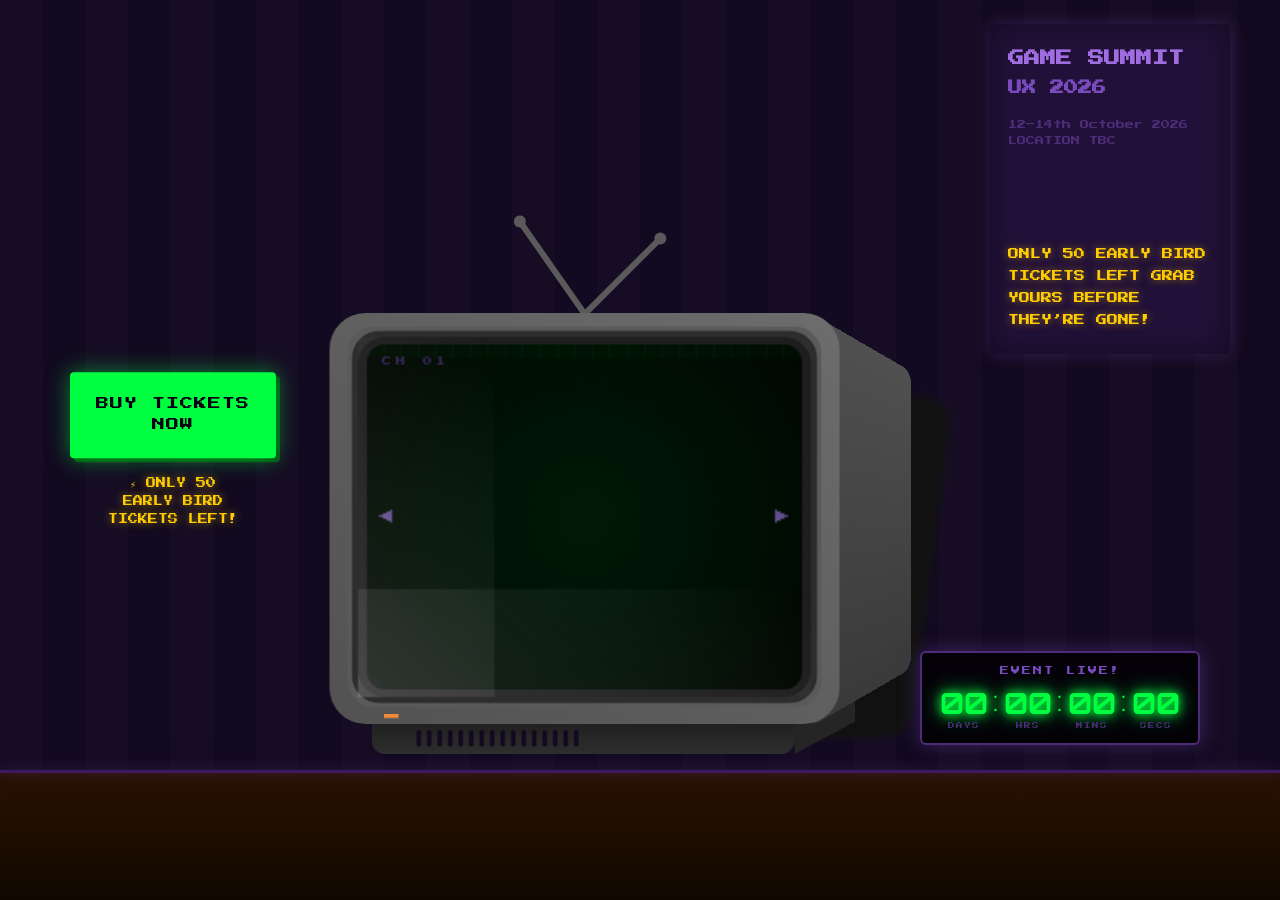
<file: index.html>
<!DOCTYPE html>
<html lang="en">
<head>
    <meta charset="UTF-8">
    <meta name="viewport" content="width=device-width, initial-scale=1.0">
    <title>Games UX Summit 2026</title>
    <link rel="stylesheet" href="style-simplified.css">
    <link href="https://fonts.googleapis.com/css2?family=Orbitron:wght@400;700;900&family=Press+Start+2P&display=swap" rel="stylesheet">
    <script src="https://code.jquery.com/jquery-3.6.0.min.js"></script>
</head>
<body>

<div class="page">
		<div class="wall-bg">
			<ul>
				<li></li><li></li><li></li><li></li><li></li><li></li><li></li><li></li><li></li><li></li><li></li><li></li><li></li><li></li><li></li><li></li><li></li><li></li><li></li><li></li><li></li><li></li><li></li><li></li><li></li><li></li><li></li><li></li><li></li><li></li>
			</ul>
			<div class="wall-poster">
				<h1>GAME SUMMIT<span>UX 2026</span></h1>
				<span class="poster-date">12&ndash;14th October 2026<br>LOCATION TBC</span>
				<span class="poster-cta">ONLY 50 EARLY BIRD TICKETS LEFT GRAB YOURS BEFORE THEY&rsquo;RE GONE!</span>
			</div>
		</div>
		<div class="floor-bg"><div class="floor-hr"></div></div>

		<div class="countdown-box">
			<div class="countdown-title">UNTIL EVENT</div>
			<div class="countdown-display">
				<div class="countdown-unit"><span class="countdown-days">187</span><span class="countdown-unit-label">DAYS</span></div>
				<span class="countdown-colon">:</span>
				<div class="countdown-unit"><span class="countdown-hours">00</span><span class="countdown-unit-label">HRS</span></div>
				<span class="countdown-colon">:</span>
				<div class="countdown-unit"><span class="countdown-mins">00</span><span class="countdown-unit-label">MINS</span></div>
				<span class="countdown-colon">:</span>
				<div class="countdown-unit"><span class="countdown-secs">00</span><span class="countdown-unit-label">SECS</span></div>
			</div>
		</div>

		<!-- Ticket CTA button — left side beside TV -->
		<div class="ticket-cta-btn">
			<a href="https://www.eventbrite.com" target="_blank" rel="noopener">BUY TICKETS<br>NOW</a>
			<div class="ticket-cta-badge">&#9889; ONLY 50<br>EARLY BIRD<br>TICKETS LEFT!</div>
		</div>

		<div class="tv-content">
			<div class="tv">
				<div class="tv-top"><i class="item-left"></i><i class="item-right"></i></div>
				<div class="tv-shadow"></div>
				<div class="tv-right"></div>
				<div class="tv-bottom">
					<ul><li></li><li></li><li></li><li></li><li></li><li></li><li></li><li></li><li></li><li></li><li></li><li></li><li></li><li></li><li></li><li></li></ul>
					<i></i>
				</div>
				<div class="tv-screen"><a href="" class="pw-btn"></a><div class="tv-hr"><div class="tv-hr-2"><div class="tv-hr-3">
					<div class="tv-glass">
						<canvas></canvas>
					<!-- Carousel nav arrows (inside screen) -->
					<button class="tv-btn tv-btn-prev" aria-label="Previous channel">&#9664;</button>
					<button class="tv-btn tv-btn-next" aria-label="Next channel">&#9654;</button>
						<!-- Carousel Slides -->
						<div class="tv-carousel">

							<div class="tv-slide active" data-slide="0">
								<div class="slide-channel">CH 01</div>
								<h1 class="summit-title">GAMES UX</h1>
								<h2 class="summit-subtitle">SUMMIT</h2>
								<div class="summit-year">2026</div>
								<div class="summit-date">12—14 OCT</div>
							</div>

							<div class="tv-slide" data-slide="1">
								<div class="slide-channel">CH 02</div>
								<div class="slide-icon">📍</div>
								<div class="slide-label">LOCATION</div>
						<div class="slide-value">LONDON</div>
						<div class="slide-sub">TO BE ANNOUNCED</div>
							</div>

							<div class="tv-slide" data-slide="2">
								<div class="slide-channel">CH 03</div>
								<div class="slide-icon">🎮</div>
								<div class="slide-label">SPEAKERS</div>
								<div class="slide-value">50+</div>
								<div class="slide-sub">INDUSTRY EXPERTS</div>
							</div>

							<div class="tv-slide" data-slide="3">
								<div class="slide-channel">CH 04</div>
								<div class="slide-icon">🏆</div>
								<div class="slide-label">WORKSHOPS</div>
								<div class="slide-value">3 DAYS</div>
								<div class="slide-sub">HANDS-ON SESSIONS</div>
							</div>

							<div class="tv-slide" data-slide="4">
								<div class="slide-channel">CH 05</div>
								<div class="slide-icon">🎟️</div>
								<div class="slide-label">TICKETS</div>
								<div class="slide-value">ON SALE</div>
						<div class="slide-sub">EARLY BIRD — 50 LEFT</div>
						<div class="slide-link">via Eventbrite</div>
							</div>

						</div>
						<!-- End Carousel -->

						<div class="tv-glitch-overlay"></div>

						<div class="tv-glass-vintage">
							<ul><li></li><li></li><li></li><li></li><li></li><li></li><li></li><li></li><li></li><li></li><li></li><li></li><li></li><li></li><li></li><li></li><li></li><li></li><li></li><li></li><li></li><li></li><li></li><li></li><li></li></ul>
							
							<i class="tv-noise"></i><i class="tv-noise-second"></i>
							<i class="tv-glow"></i>
						</div>
					</div>
					<div class="tv-flashing">
						<i class="tv-flashing-left"></i>
						<i class="tv-flashing-bottom"></i>
						<i class="tv-flashing-bottom-placeholder"></i>
					</div>
				</div></div></div></div>

			</div>
			<div class="tv-desk">
				<i class="tv-desk-shadow"></i>
				<i class="tv-desk-item-left-shadow"></i>
				<i class="tv-desk-item-left"></i>
				<i class="tv-desk-item-right-shadow"></i>
				<i class="tv-desk-item-right"></i>
				<i class="tv-desk-item-rear-shadow"></i>
				<i class="tv-desk-item-rear"></i>
				<i class="tv-desk-top"></i>
				<i class="tv-desk-front"></i>
				<i class="tv-desk-right"></i>
			</div>
		</div>

		<div class="console">
			<i class="console-shadow"></i>
			<div class="console-top">
				<i class="console-game-top"></i>
				<div class="console-top-panel">
					<i class="console-top-panel-item-1"></i>
					<i class="console-top-panel-item-2"></i>
					<i class="console-top-panel-item-3"></i>
					<i class="console-top-panel-item-4"></i>
					<i class="console-top-panel-item-5"></i>
					<i class="console-top-panel-item-6"></i>
					<i class="console-top-panel-item-7"></i>
					<i class="console-top-panel-item-8"></i>
				</div>
			</div>
			<i class="console-right-top"></i>
			<i class="console-right-bottom"></i>
			<div class="console-front-panel">
				<div class="front-panel-top">
					<i class="console-game"></i>
					<i class="console-power-dark"></i>
				</div>
				<div class="front-panel-bottom">
					<i class="console-power-indicator"></i>
					<i class="console-btn-first"></i>
					<i class="console-btn-second"></i>
					<div class="console-power">
						<div class="console-power-plug"><i></i></div>
						<i class="console-power-cable"></i>
					</div>
				</div>
			</div>
		</div>

		<!-- <div class="player-1">
			<div class="player-hand-left">
				<div class="hand-content">
					<i class="hand-left"></i><i class="hand-inner"></i>
					<i class="hair-item-1"></i>
					<i class="hair-item-2"></i>
					<i class="hair-item-3"></i>
					<i class="hair-item-4"></i>
					<i class="hair-item-5"></i>
					<i class="hair-item-6"></i>
					<i class="hair-item-7"></i>
					<i class="hair-item-8"></i>
					<i class="hair-item-9"></i>
					<i class="hair-item-10"></i>
					<i class="hair-item-11"></i>
					<i class="hair-item-12"></i>
					<i class="hair-item-13"></i>
					<i class="hair-item-14"></i>
					<i class="hair-item-15"></i>
					<i class="hair-item-16"></i>
				</div>
				<div class="finger-content"><i class="finger-placeholder"></i><i class="finger-touch"></i></div>
			</div> -->
			<!-- <div class="player-hand-right">
				<div class="hand-content">
					<i class="hand-left"></i><i class="hand-inner"></i>
					<i class="hair-item-1"></i>
					<i class="hair-item-2"></i>
					<i class="hair-item-3"></i>
					<i class="hair-item-4"></i>
					<i class="hair-item-5"></i>
					<i class="hair-item-6"></i>
					<i class="hair-item-7"></i>
					<i class="hair-item-8"></i>
					<i class="hair-item-9"></i>
					<i class="hair-item-10"></i>
					<i class="hair-item-11"></i>
					<i class="hair-item-12"></i>
					<i class="hair-item-13"></i>
					<i class="hair-item-14"></i>
					<i class="hair-item-15"></i>
					<i class="hair-item-16"></i>
				</div>
				<div class="finger-content"><i class="finger-placeholder"></i><i class="finger-touch"></i></div>
			</div>

			<div class="controller-nes"><i class="controller-nes-cable"></i><div class="in-controller-nes">
				<i class="controller-nes-pad"></i>
				<div class="controller-nes-option">
					<i class="hr-first"></i>
					<i class="hr-second"></i>
					<i class="hr-third"></i>
					<i class="hr-last"></i>
					<div class="controller-nes-option-btn"></div>
				</div>
				<div class="controller-nes-btn"><i></i><i></i></div>
			</div></div>
		</div>
	</div> -->

	<script src="script-simplified.js"></script>
</body>
</html>
</file>
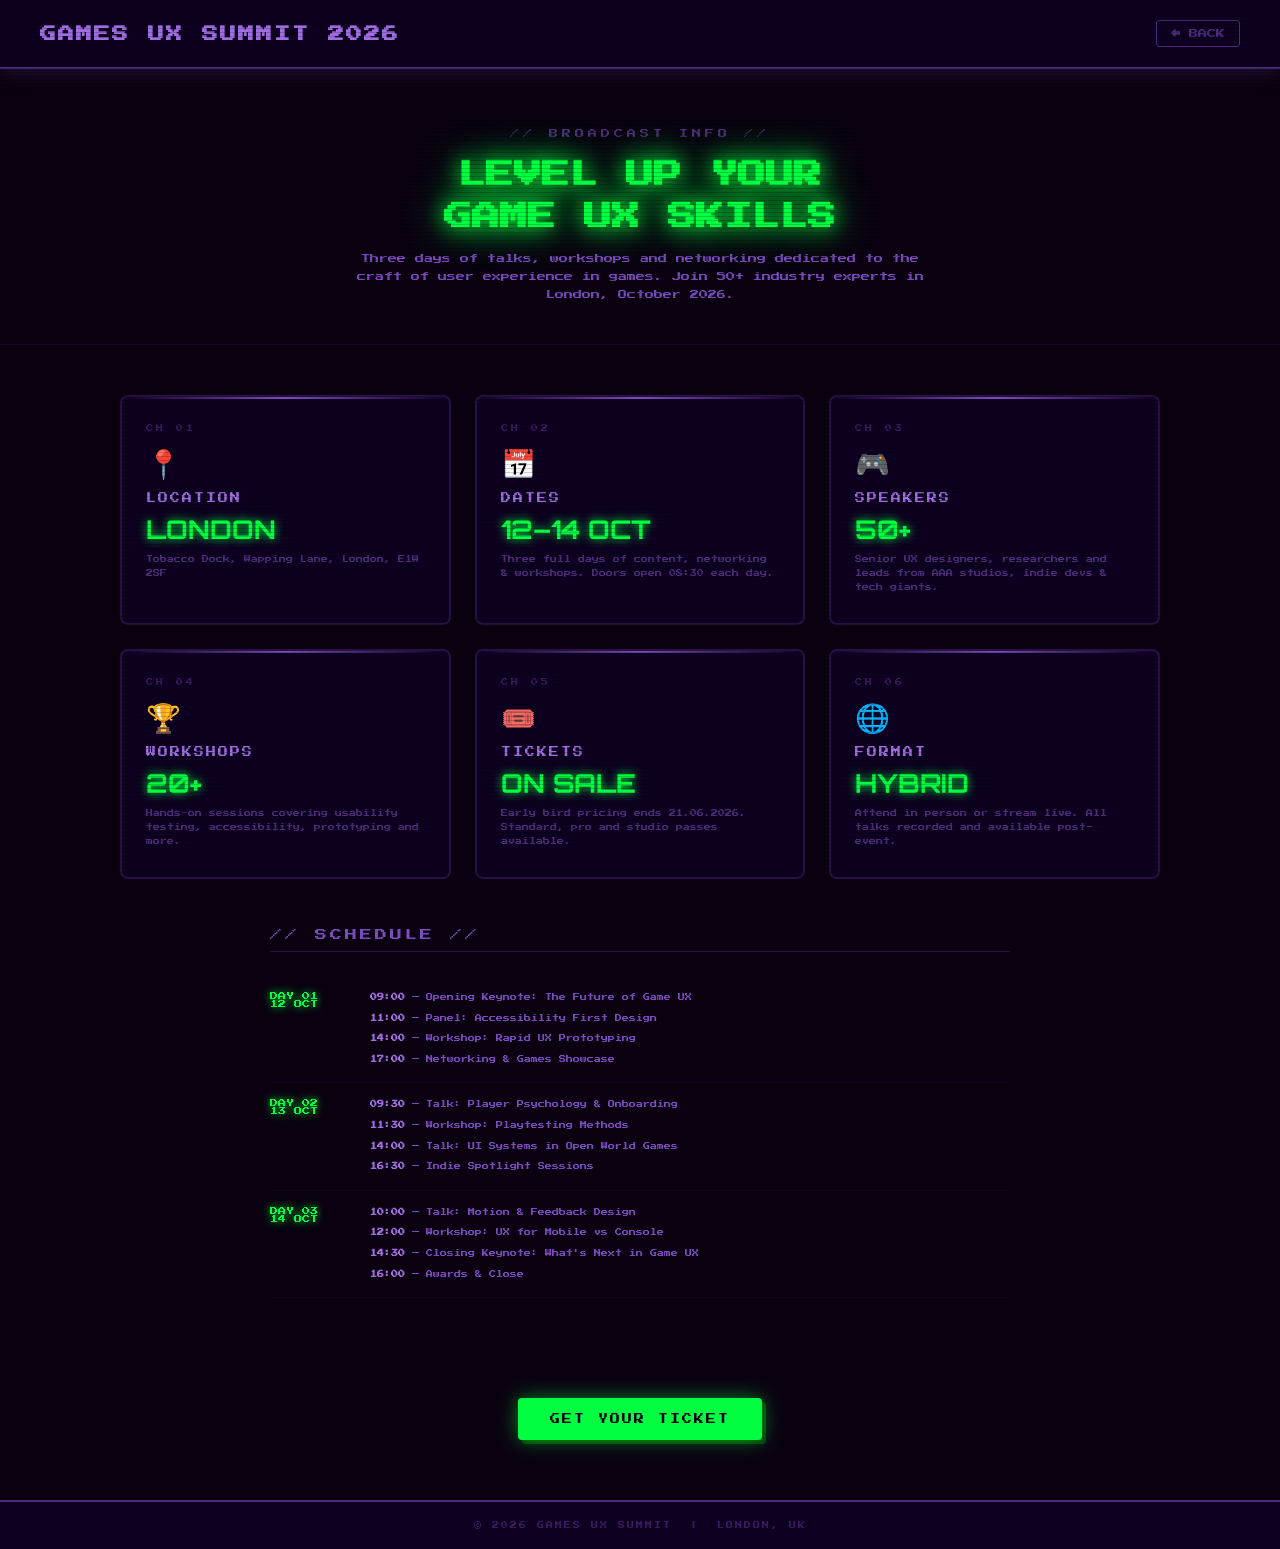
<file: info.html>
<!DOCTYPE html>
<html lang="en">
<head>
    <meta charset="UTF-8">
    <meta name="viewport" content="width=device-width, initial-scale=1.0">
    <title>More Info – Games UX Summit 2026</title>
    <link href="https://fonts.googleapis.com/css2?family=Orbitron:wght@400;700;900&family=Press+Start+2P&display=swap" rel="stylesheet">
    <style>
        * { margin: 0; padding: 0; box-sizing: border-box; }

        body {
            font-family: 'Press Start 2P', monospace;
            background: #0a0010;
            color: #00ff41;
            min-height: 100vh;
        }

        /* Scanline overlay */
        body::before {
            content: '';
            position: fixed;
            inset: 0;
            background: repeating-linear-gradient(
                0deg,
                transparent,
                transparent 3px,
                rgba(0,0,0,0.18) 3px,
                rgba(0,0,0,0.18) 4px
            );
            pointer-events: none;
            z-index: 100;
        }

        header {
            background: #0d0020;
            border-bottom: 2px solid #4d2d79;
            padding: 20px 40px;
            display: flex;
            align-items: center;
            justify-content: space-between;
            box-shadow: 0 0 20px rgba(77,45,121,0.5);
        }

        header h1 {
            font-size: clamp(10px, 2vw, 16px);
            color: #a06de0;
            letter-spacing: 2px;
        }

        header a {
            font-size: 9px;
            color: #4d2d79;
            text-decoration: none;
            border: 1px solid #4d2d79;
            padding: 8px 14px;
            border-radius: 3px;
            transition: all 0.2s;
        }
        header a:hover {
            color: #a06de0;
            border-color: #a06de0;
            box-shadow: 0 0 10px rgba(160,109,224,0.4);
        }

        .hero {
            text-align: center;
            padding: 60px 20px 40px;
            border-bottom: 1px solid #1a0a2e;
        }

        .hero-channel {
            font-size: 9px;
            color: #4d2d79;
            letter-spacing: 4px;
            margin-bottom: 16px;
        }

        .hero h2 {
            font-size: clamp(16px, 3vw, 28px);
            color: #00ff41;
            text-shadow: 0 0 20px #00ff41, 0 0 40px #00ff41;
            line-height: 1.5;
            margin-bottom: 12px;
        }

        .hero p {
            font-size: 9px;
            color: #7a4bbf;
            line-height: 2;
            max-width: 600px;
            margin: 0 auto;
        }

        /* Info cards grid */
        .info-grid {
            display: grid;
            grid-template-columns: repeat(auto-fit, minmax(260px, 1fr));
            gap: 24px;
            max-width: 1100px;
            margin: 50px auto;
            padding: 0 30px;
        }

        .info-card {
            background: #0d0020;
            border: 2px solid #2a1045;
            border-radius: 8px;
            padding: 28px 24px;
            transition: border-color 0.3s, box-shadow 0.3s;
            position: relative;
            overflow: hidden;
        }

        .info-card::before {
            content: '';
            position: absolute;
            top: 0; left: 0; right: 0;
            height: 2px;
            background: linear-gradient(to right, transparent, #7a4bbf, transparent);
        }

        .info-card:hover {
            border-color: #7a4bbf;
            box-shadow: 0 0 24px rgba(122,75,191,0.3);
        }

        .card-channel {
            font-size: 7px;
            color: #3d1960;
            letter-spacing: 3px;
            margin-bottom: 14px;
        }

        .card-icon {
            font-size: 28px;
            margin-bottom: 12px;
            display: block;
        }

        .card-title {
            font-size: 10px;
            color: #a06de0;
            margin-bottom: 10px;
            letter-spacing: 2px;
        }

        .card-value {
            font-family: 'Orbitron', monospace;
            font-size: clamp(18px, 3vw, 26px);
            color: #00ff41;
            text-shadow: 0 0 10px #00ff41;
            margin-bottom: 8px;
            font-weight: 700;
        }

        .card-desc {
            font-size: 7px;
            color: #4d2d79;
            line-height: 2;
        }

        /* Schedule section */
        .schedule {
            max-width: 800px;
            margin: 0 auto 60px;
            padding: 0 30px;
        }

        .section-title {
            font-size: 12px;
            color: #7a4bbf;
            margin-bottom: 24px;
            padding-bottom: 10px;
            border-bottom: 1px solid #2a1045;
            letter-spacing: 3px;
        }

        .schedule-row {
            display: flex;
            gap: 20px;
            padding: 16px 0;
            border-bottom: 1px solid #130025;
            align-items: flex-start;
        }

        .schedule-day {
            font-size: 8px;
            color: #00ff41;
            text-shadow: 0 0 8px #00ff41;
            min-width: 80px;
            flex-shrink: 0;
        }

        .schedule-events {
            display: flex;
            flex-direction: column;
            gap: 8px;
        }

        .schedule-event {
            font-size: 7px;
            color: #7a4bbf;
            line-height: 1.8;
        }

        .schedule-event strong {
            color: #a06de0;
        }

        /* CTA */
        .cta {
            text-align: center;
            padding: 40px 20px 60px;
        }

        .cta-btn {
            display: inline-block;
            font-family: 'Press Start 2P', monospace;
            font-size: 10px;
            color: #0a0010;
            background: #00ff41;
            border: none;
            padding: 16px 32px;
            border-radius: 4px;
            text-decoration: none;
            cursor: pointer;
            box-shadow: 0 0 20px rgba(0,255,65,0.5), 4px 4px 0 #003d00;
            transition: all 0.15s;
            letter-spacing: 2px;
        }

        .cta-btn:hover {
            transform: translate(-2px, -2px);
            box-shadow: 0 0 30px rgba(0,255,65,0.7), 6px 6px 0 #003d00;
        }

        .cta-btn:active {
            transform: translate(2px, 2px);
            box-shadow: 0 0 10px rgba(0,255,65,0.3), 2px 2px 0 #003d00;
        }

        footer {
            background: #0d0020;
            border-top: 2px solid #4d2d79;
            padding: 20px 40px;
            text-align: center;
            font-size: 7px;
            color: #3d1960;
            letter-spacing: 2px;
        }
    </style>
</head>
<body>

<header>
    <h1>GAMES UX SUMMIT 2026</h1>
    <a href="index.html">← BACK</a>
</header>

<section class="hero">
    <div class="hero-channel">// BROADCAST INFO //</div>
    <h2>LEVEL UP YOUR<br>GAME UX SKILLS</h2>
    <p>Three days of talks, workshops and networking dedicated to the craft of user experience in games. Join 50+ industry experts in London, October 2026.</p>
</section>

<div class="info-grid">
    <div class="info-card">
        <div class="card-channel">CH 01</div>
        <span class="card-icon">📍</span>
        <div class="card-title">LOCATION</div>
        <div class="card-value">LONDON</div>
        <div class="card-desc">Tobacco Dock, Wapping Lane, London, E1W 2SF</div>
    </div>
    <div class="info-card">
        <div class="card-channel">CH 02</div>
        <span class="card-icon">📅</span>
        <div class="card-title">DATES</div>
        <div class="card-value">12–14 OCT</div>
        <div class="card-desc">Three full days of content, networking & workshops. Doors open 08:30 each day.</div>
    </div>
    <div class="info-card">
        <div class="card-channel">CH 03</div>
        <span class="card-icon">🎮</span>
        <div class="card-title">SPEAKERS</div>
        <div class="card-value">50+</div>
        <div class="card-desc">Senior UX designers, researchers and leads from AAA studios, indie devs & tech giants.</div>
    </div>
    <div class="info-card">
        <div class="card-channel">CH 04</div>
        <span class="card-icon">🏆</span>
        <div class="card-title">WORKSHOPS</div>
        <div class="card-value">20+</div>
        <div class="card-desc">Hands-on sessions covering usability testing, accessibility, prototyping and more.</div>
    </div>
    <div class="info-card">
        <div class="card-channel">CH 05</div>
        <span class="card-icon">🎟️</span>
        <div class="card-title">TICKETS</div>
        <div class="card-value">ON SALE</div>
        <div class="card-desc">Early bird pricing ends 21.06.2026. Standard, pro and studio passes available.</div>
    </div>
    <div class="info-card">
        <div class="card-channel">CH 06</div>
        <span class="card-icon">🌐</span>
        <div class="card-title">FORMAT</div>
        <div class="card-value">HYBRID</div>
        <div class="card-desc">Attend in person or stream live. All talks recorded and available post-event.</div>
    </div>
</div>

<section class="schedule">
    <div class="section-title">// SCHEDULE //</div>
    <div class="schedule-row">
        <div class="schedule-day">DAY 01<br>12 OCT</div>
        <div class="schedule-events">
            <div class="schedule-event"><strong>09:00</strong> — Opening Keynote: The Future of Game UX</div>
            <div class="schedule-event"><strong>11:00</strong> — Panel: Accessibility First Design</div>
            <div class="schedule-event"><strong>14:00</strong> — Workshop: Rapid UX Prototyping</div>
            <div class="schedule-event"><strong>17:00</strong> — Networking & Games Showcase</div>
        </div>
    </div>
    <div class="schedule-row">
        <div class="schedule-day">DAY 02<br>13 OCT</div>
        <div class="schedule-events">
            <div class="schedule-event"><strong>09:30</strong> — Talk: Player Psychology & Onboarding</div>
            <div class="schedule-event"><strong>11:30</strong> — Workshop: Playtesting Methods</div>
            <div class="schedule-event"><strong>14:00</strong> — Talk: UI Systems in Open World Games</div>
            <div class="schedule-event"><strong>16:30</strong> — Indie Spotlight Sessions</div>
        </div>
    </div>
    <div class="schedule-row">
        <div class="schedule-day">DAY 03<br>14 OCT</div>
        <div class="schedule-events">
            <div class="schedule-event"><strong>10:00</strong> — Talk: Motion & Feedback Design</div>
            <div class="schedule-event"><strong>12:00</strong> — Workshop: UX for Mobile vs Console</div>
            <div class="schedule-event"><strong>14:30</strong> — Closing Keynote: What's Next in Game UX</div>
            <div class="schedule-event"><strong>16:00</strong> — Awards & Close</div>
        </div>
    </div>
</section>

<div class="cta">
    <a href="#" class="cta-btn">GET YOUR TICKET</a>
</div>

<footer>
    &copy; 2026 GAMES UX SUMMIT &nbsp;|&nbsp; LONDON, UK
</footer>

</body>
</html>
</file>
<file: style-simplified.css>
/* Games UX Summit 2026 - Retro TV Website */

/* Import 8-bit fonts */
@import url('https://fonts.googleapis.com/css2?family=Orbitron:wght@400;700;900&family=Press+Start+2P&display=swap');

/* Reset and base styles */
* {
  margin: 0;
  padding: 0;
  box-sizing: border-box;
}

body {
  font-family: 'Press Start 2P', monospace;
  background: #0a0010;
  min-height: 100vh;
  overflow-x: hidden;
}

/* Main page container — full viewport */
.page {
  position: relative;
  width: 100%;
  min-height: 100vh;
  overflow: hidden;
}

/* Wall background */
.wall-bg {
  position: absolute;
  left: 0;
  top: 0;
  width: 100%;
  height: calc(100% - 130px);
}

.wall-bg ul {
  width: 100%;
  height: 100%;
  display: flex;
  list-style: none;
}

.wall-bg li {
  flex: 1;
  height: 100%;
  background: #120a20;
}

.wall-bg li:nth-child(odd) {
  background: #160d24;
}

/* Wall poster — tall rectangular poster, top-right */
.wall-poster {
  position: absolute;
  right: 50px;
  top: 24px;
  width: 240px;
  height: 330px;
  background: #211138;
  overflow: hidden;
  padding: 22px 18px;
  border: none;
  box-shadow: 0 0 18px rgba(77,45,121,0.5), inset 0 0 30px rgba(0,0,0,0.4);
  display: flex;
  flex-direction: column;
  transition: none;
  border-radius: 4px;
}

.wall-poster h1 {
  font-family: 'Press Start 2P', monospace;
  font-size: 16px;
  line-height: 1.5;
  color: #a06de0;
  text-transform: uppercase;
  margin: 0 0 6px 0;
  white-space: normal;
  word-break: break-word;
}

.wall-poster h1 span {
  display: block;
  font-size: 14px;
  color: #7a4bbf;
  margin-top: 8px;
  white-space: normal;
}

.wall-poster .poster-date {
  display: block;
  margin-top: 12px;
  font-size: 9px;
  color: #4d2d79;
  letter-spacing: 0;
  line-height: 1.8;
}

.wall-poster .poster-cta {
  display: block;
  margin-top: auto;
  padding-top: 12px;
  font-size: 11px;
  color: #ffcc00;
  line-height: 2;
  text-shadow: 0 0 8px rgba(255,204,0,0.5);
  word-break: break-word;
}

/* Floor */
.floor-bg {
  position: absolute;
  bottom: 0;
  left: 0;
  width: 100%;
  height: 130px;
  background: linear-gradient(to bottom, #2a1200 0%, #110800 100%);
}

.floor-hr {
  width: 100%;
  height: 3px;
  background: #3d1960;
  box-shadow: 0 0 14px rgba(77, 45, 121, 0.9), 0 0 30px rgba(77, 45, 121, 0.3);
}

/* TV Content Container — centred horizontally, sitting on floor */
.tv-content {
  position: absolute;
  left: 50%;
  transform: translateX(-50%) scale(1.5);
  transform-origin: bottom center;
  bottom: 110px;
  width: 534px;
  height: 318px;
}

/* TV Structure */
.tv {
  position: absolute;
  left: 60px;
  top: 0;
  width: 340px;
  height: 274px;
}

/* TV Antennas */
.tv-top {
  position: absolute;
  left: 0;
  bottom: 100%;
  margin-bottom: -4px;
  width: 100%;
  height: 100px;
}

.tv-top i {
  position: absolute;
  left: 50%;
  bottom: 0;
  width: 4px;
  height: 80px;
  background: #5a5a5a;
  transform-origin: left bottom;
}

.tv-top i::after {
  content: '';
  position: absolute;
  left: -2px;
  top: -2px;
  width: 8px;
  height: 8px;
  border-radius: 4px;
  background: #5a5a5a;
}

.item-left {
  transform: rotate(-35deg);
  animation: leftAntennaSway 6s ease-in-out infinite;
}

.item-right {
  margin-left: -6px;
  height: 140px;
  transform: rotate(45deg);
  animation: rightAntennaSway 6s ease-in-out infinite 0.8s;
}

@keyframes leftAntennaSway {
  0%, 100% { transform: rotate(-35deg); }
  40%       { transform: rotate(-32deg); }
  70%       { transform: rotate(-37deg); }
}

@keyframes rightAntennaSway {
  0%, 100% { transform: rotate(45deg); }
  40%       { transform: rotate(43deg); }
  70%       { transform: rotate(47deg); }
}

.tv-shadow {
  position: absolute;
  left: 80px;
  top: 50px;
  width: 320px;
  height: 260px;
  border-radius: 20px;
  background: #111111;
  transform: perspective(700px) rotateX(150deg);
  -webkit-filter: blur(2px);
  -moz-filter: blur(2px);
  -o-filter: blur(2px);
  -ms-filter: blur(2px);
  filter: blur(2px);
}

.tv-right {
  position: absolute;
  left: 100%;
  top: 22px;
  margin-left: -30px;
  width: 97px;
  height: 232px;
  border-radius: 10px;
  background-color: #5a5a5a;
  background-image: -webkit-linear-gradient(#505050 0%, #3a3a3a 100%);
  background-image: -o-linear-gradient(#505050 0%, #3a3a3a 100%);
  background-image: linear-gradient(#505050 0%, #3a3a3a 100%);
  -webkit-transform: perspective(200px) rotateY(45deg);
  -moz-transform: perspective(200px) rotateY(45deg);
  -ms-transform: perspective(200px) rotateY(45deg);
  -o-transform: perspective(200px) rotateY(45deg);
  transform: perspective(200px) rotateY(45deg);
  z-index: 3;
}

.tv-bottom {
  position: absolute;
  left: 28px;
  bottom: -20px;
  width: 282px;
  height: 24px;
  border-radius: 0 0 9px 9px;
  background-color: #3a3a3a;
  background-image: -webkit-linear-gradient(bottom, #2e2e2e 0%, #1e1e1e 100%);
  background-image: -o-linear-gradient(bottom, #2e2e2e 0%, #1e1e1e 100%);
  background-image: linear-gradient(to top, #2e2e2e 0%, #1e1e1e 100%);
  z-index: 2;
}

.tv-bottom ul {
  position: absolute;
  left: 0;
  top: 8px;
  padding-left: 30px;
  width: 100%;
  height: 11px;
  list-style: none;
}

.tv-bottom li {
  float: left;
  margin: 0 4px 0 0;
  width: 3px;
  height: 100%;
  border-radius: 2px;
  background: #12081f;
}

.tv-bottom i {
  position: absolute;
  left: 100%;
  bottom: 0;
  width: 40px;
  height: 22px;
  background: #252525;
  transform: skew(0deg, -28deg);
  transform-origin: left bottom;
}

/* TV Screen */
.tv-screen {
  position: absolute;
  left: 0;
  top: 0;
  width: 100%;
  height: 100%;
  border-radius: 24px;
  background-color: #787878;
  background-image: -webkit-linear-gradient(top right, #6d6d6d 0%, #525252 100%);
  background-image: -o-linear-gradient(top right, #6d6d6d 0%, #525252 100%);
  background-image: linear-gradient(to bottom left, #6d6d6d 0%, #525252 100%);
  z-index: 4;
  /* Safari Fix */
  transform: translateZ(1000px);
  transform-style: preserve-3d;
}

.pw-btn {
  position: absolute;
  left: 36px;
  bottom: 4px;
  width: 10px;
  height: 3px;
  background: #ee8b3c;
}

.tv-hr {
  position: absolute;
  left: 12px;
  top: 9px;
  width: 316px;
  height: 254px;
  border-radius: 18px;
  background: #5a5a5a;
}

.tv-hr-2 {
  position: absolute;
  left: 3px;
  top: 3px;
  width: 310px;
  height: 248px;
  border-radius: 18px;
  background: #2d2d2d;
}

.tv-hr-3 {
  position: absolute;
  left: 4px;
  top: 4px;
  width: 302px;
  height: 240px;
  border-radius: 18px;
  background: #1e1e1e;
}

.tv-glass {
  position: absolute;
  left: 6px;
  top: 5px;
  width: 290px;
  height: 230px;
  border-radius: 12px;
  background: black;
  overflow: hidden;
  -webkit-transform: translate3d(0,0,0);
  display: flex;
  align-items: center;
  justify-content: center;
}

.tv-glass canvas {
  position: absolute;
  left: 0;
  top: 0;
  transform: scale(0.42);
  opacity: 0.5;
  transform-origin: left top;
  transition: all 0.2s ease-in-out;
}

.show-player .tv-glass canvas {
  opacity: 1;
}

/* Games UX Summit 2026 Content */
.tv-content-text {
  position: absolute;
  top: 50%;
  left: 50%;
  transform: translate(-50%, -50%);
  z-index: 10;
  text-align: center;
  color: #00ff41;
  text-shadow: 0 0 20px #00ff41;
  animation: screenGlow 3s ease-in-out infinite alternate;
  width: 100%;
  padding: 0 10px;
}

.summit-title {
  font-size: 16px;
  color: #00ff41;
  margin: 0 0 5px 0;
  text-shadow: 2px 2px 0px #003d00, 0 0 25px #00ff41;
  letter-spacing: 2px;
  animation: textFlicker 4s linear infinite;
}

.summit-subtitle {
  font-size: 14px;
  color: #00ff41;
  margin: 0 0 8px 0;
  text-shadow: 2px 2px 0px #003d00, 0 0 25px #00ff41;
  letter-spacing: 1px;
  animation: textFlicker 4s linear infinite 0.5s;
}

.summit-year {
  font-size: 20px;
  color: #ffffff;
  margin: 0 0 6px 0;
  text-shadow: 2px 2px 0px #000000, 0 0 20px #ffffff;
  font-weight: bold;
  letter-spacing: 3px;
  animation: yearGlow 2s ease-in-out infinite alternate;
}

.summit-date {
  font-size: 8px;
  color: #ffff00;
  margin: 0;
  text-shadow: 1px 1px 0px #404000, 0 0 15px #ffff00;
  letter-spacing: 1px;
  animation: textFlicker 4s linear infinite 1s;
}

/* TV Glass Vintage Effect */
.tv-glass-vintage {
  position: absolute;
  top: 0;
  left: 0;
  width: 100%;
  height: 100%;
  pointer-events: none;
}

.tv-glass-vintage ul {
  position: absolute;
  top: 0;
  left: 0;
  width: 100%;
  height: 100%;
  display: flex;
  flex-wrap: wrap;
  list-style: none;
}

.tv-glass-vintage li {
  width: 4%;
  height: 4%;
  background: rgba(0, 255, 0, 0.02);
  border-right: 1px solid rgba(0, 255, 0, 0.05);
}

/* TV Effects */
.tv-noise, .tv-noise-second {
  position: absolute;
  top: 0;
  left: 0;
  width: 100%;
  height: 100%;
  background: url("data:image/svg+xml,%3Csvg xmlns='http://www.w3.org/2000/svg' width='4' height='4' viewBox='0 0 4 4'%3E%3Cpath fill='%23ffffff' fill-opacity='0.02' d='M1 3h1v1H1V3zm2-2h1v1H3V1z'%3E%3C/path%3E%3C/svg%3E");
  animation: noise 0.2s steps(8, end) infinite;
  opacity: 0.3;
}

.tv-noise-second {
  animation: noise 0.3s steps(5, end) infinite reverse;
}

.tv-glow {
  position: absolute;
  top: -50%;
  left: -50%;
  width: 200%;
  height: 200%;
  background: radial-gradient(circle, rgba(0,255,65,0.1) 0%, transparent 70%);
  animation: glow 4s ease-in-out infinite alternate;
}

/* Scanlines effect */
.tv-content-text::before {
  content: '';
  position: absolute;
  top: 0;
  left: 0;
  right: 0;
  bottom: 0;
  background: repeating-linear-gradient(
    0deg,
    transparent,
    transparent 2px,
    rgba(0, 255, 0, 0.03) 2px,
    rgba(0, 255, 0, 0.03) 3px
  );
  pointer-events: none;
  z-index: 1;
  animation: scanlines 0.1s linear infinite;
}

/* TV Flashing */
.tv-flashing {
  position: absolute;
  top: 0;
  left: 0;
  width: 100%;
  height: 100%;
  pointer-events: none;
}

.tv-flashing-left, .tv-flashing-bottom {
  position: absolute;
  background: linear-gradient(45deg, rgba(255,255,255,0.1) 0%, transparent 100%);
  animation: flash 6s ease-in-out infinite;
}

.tv-flashing-left {
  top: 0;
  left: 0;
  width: 30%;
  height: 100%;
}

.tv-flashing-bottom {
  bottom: 0;
  left: 0;
  width: 100%;
  height: 30%;
}

/* Animations */
@keyframes screenGlow {
  0% { text-shadow: 0 0 10px currentColor, 0 0 20px currentColor, 0 0 30px currentColor; }
  50% { text-shadow: 0 0 20px currentColor, 0 0 30px currentColor, 0 0 40px currentColor; }
  100% { text-shadow: 0 0 30px currentColor, 0 0 40px currentColor, 0 0 50px currentColor; }
}

@keyframes yearGlow {
  from { 
    color: #ffffff;
    text-shadow: 2px 2px 0px #000000, 0 0 20px #ffffff; 
  }
  to { 
    color: #fff700;
    text-shadow: 2px 2px 0px #000000, 0 0 30px #fff700, 0 0 40px #fff700; 
  }
}

@keyframes textFlicker {
  0%, 100% { opacity: 1; }
  98%, 99% { opacity: 0.8; }
  97% { opacity: 0.9; }
}

@keyframes noise {
  0% { transform: translate(0, 0); }
  10% { transform: translate(-1px, -1px); }
  20% { transform: translate(-1px, 1px); }
  30% { transform: translate(1px, -1px); }
  40% { transform: translate(1px, 1px); }
  50% { transform: translate(-1px, 1px); }
  60% { transform: translate(1px, -1px); }
  70% { transform: translate(-1px, -1px); }
  80% { transform: translate(1px, 1px); }
  90% { transform: translate(-1px, 1px); }
  100% { transform: translate(0, 0); }
}

@keyframes glow {
  from { opacity: 0.4; }
  to { opacity: 0.7; }
}

@keyframes flash {
  0%, 90%, 100% { opacity: 0; }
  91%, 99% { opacity: 0.3; }
}

@keyframes scanlines {
  0% { transform: translateY(0); }
  100% { transform: translateY(4px); }
}

/* Ticket CTA button — vertically centred on left side beside TV */
.ticket-cta-btn {
  position: absolute;
  left: max(20px, calc(50% - 570px));
  top: 50%;
  transform: translateY(-50%);
  z-index: 20;
  display: flex;
  flex-direction: column;
  align-items: center;
  gap: 16px;
}

.ticket-cta-btn a {
  font-family: 'Press Start 2P', monospace;
  font-size: 13px;
  color: #0a0010;
  background: #00ff41;
  text-decoration: none;
  padding: 22px 26px;
  border-radius: 4px;
  letter-spacing: 1px;
  line-height: 1.6;
  text-align: center;
  display: block;
  box-shadow: 0 0 22px rgba(0,255,65,0.5), 4px 4px 0 #004d10;
  transition: all 0.12s;
}

.ticket-cta-btn a:hover {
  transform: translate(-2px, -2px);
  box-shadow: 0 0 28px rgba(0,255,65,0.7), 5px 5px 0 #004d10;
}

.ticket-cta-btn a:active {
  transform: translate(1px, 1px);
  box-shadow: 0 0 10px rgba(0,255,65,0.3), 1px 1px 0 #004d10;
}

.ticket-cta-badge {
  font-family: 'Press Start 2P', monospace;
  font-size: 10px;
  color: #ffcc00;
  text-shadow: 0 0 8px rgba(255,204,0,0.6);
  text-align: center;
  line-height: 1.8;
  animation: badgePulse 2s ease-in-out infinite alternate;
}

@keyframes badgePulse {
  from { opacity: 0.7; text-shadow: 0 0 6px rgba(255,204,0,0.4); }
  to   { opacity: 1;   text-shadow: 0 0 14px rgba(255,204,0,0.9); }
}

/* Hide TV Desk Elements */
.tv-desk,
.tv-desk-shadow,
.tv-desk-item-left-shadow,
.tv-desk-item-left,
.tv-desk-item-right-shadow,
.tv-desk-item-right,
.tv-desk-item-rear-shadow,
.tv-desk-item-rear,
.tv-desk-top,
.tv-desk-front,
.tv-desk-right {
  display: none;
}

/* Console (hidden) */
.console {
  display: none;
}

.console-top {
  position: absolute;
  top: 5px;
  left: 5px;
  right: 5px;
  height: 25px;
  background: #4a4a4a;
  border-radius: 5px;
}

.console-front-panel {
  position: absolute;
  bottom: 5px;
  left: 5px;
  right: 5px;
  height: 20px;
  background: #333;
  border-radius: 3px;
  display: flex;
  gap: 5px;
  align-items: center;
  justify-content: center;
}

.console-power-indicator {
  width: 8px;
  height: 8px;
  background: #ff0000;
  border-radius: 50%;
  animation: powerBlink 2s ease-in-out infinite;
}

.console-btn-first, .console-btn-second {
  width: 12px;
  height: 12px;
  background: #555;
  border-radius: 3px;
  border: 1px solid #333;
}

@keyframes powerBlink {
  0%, 50% { opacity: 1; }
  51%, 100% { opacity: 0.3; }
}

/* Player hands with controller (simplified) */
.player-1 {
  position: absolute;
  bottom: 50px;
  left: 100px;
  width: 200px;
  height: 100px;
}

.controller-nes {
  position: absolute;
  bottom: 0;
  left: 50%;
  transform: translateX(-50%);
  width: 120px;
  height: 40px;
  background: #666;
  border-radius: 8px;
  border: 2px solid #444;
  display: flex;
  align-items: center;
  justify-content: space-between;
  padding: 0 10px;
}

.controller-nes-pad {
  width: 30px;
  height: 30px;
  background: #333;
  border-radius: 3px;
  position: relative;
}

.controller-nes-pad::before,
.controller-nes-pad::after {
  content: '';
  position: absolute;
  background: #222;
}

.controller-nes-pad::before {
  top: 50%;
  left: 20%;
  width: 60%;
  height: 10%;
  transform: translateY(-50%);
}

.controller-nes-pad::after {
  top: 20%;
  left: 50%;
  width: 10%;
  height: 60%;
  transform: translateX(-50%);
}

.controller-nes-btn {
  display: flex;
  gap: 8px;
}

.controller-nes-btn i {
  width: 15px;
  height: 15px;
  background: #800000;
  border-radius: 50%;
  border: 1px solid #600000;
  display: block;
}

/* Countdown box — raised, moved left */
.countdown-box {
  position: absolute;
  right: 80px;
  bottom: 155px;
  z-index: 20;
  background: #050209;
  border: 2px solid #4d2d79;
  border-radius: 6px;
  padding: 13px 18px 10px;
  box-shadow: 0 0 20px rgba(77, 45, 121, 0.7), inset 0 0 15px rgba(0,0,0,0.8);
}

.countdown-title {
  font-family: 'Press Start 2P', monospace;
  font-size: 9px;
  color: #7a4bbf;
  text-align: center;
  margin-bottom: 10px;
  letter-spacing: 2px;
}

.countdown-display {
  display: flex;
  align-items: center;
  gap: 5px;
}

.countdown-unit {
  display: flex;
  flex-direction: column;
  align-items: center;
  gap: 4px;
}

.countdown-unit span:first-child {
  font-family: 'Orbitron', monospace;
  font-size: 29px;
  font-weight: 700;
  color: #00ff41;
  text-shadow: 0 0 10px #00ff41, 0 0 20px #00ff41;
  line-height: 1;
  min-width: 2ch;
  text-align: center;
  animation: digitalFlicker 5s ease-in-out infinite;
}

.countdown-unit-label {
  font-family: 'Press Start 2P', monospace;
  font-size: 6.5px;
  color: #4d2d79;
  letter-spacing: 1px;
}

.countdown-colon {
  font-family: 'Orbitron', monospace;
  font-size: 26px;
  color: #00ff41;
  text-shadow: 0 0 10px #00ff41;
  padding-bottom: 16px;
  animation: colonBlink 1s step-end infinite;
}

@keyframes colonBlink {
  0%, 100% { opacity: 1; }
  50% { opacity: 0; }
}

/* Hide old timer and wall-desk elements */
.timer, .wall-desk {
  display: none;
}

@keyframes digitalFlicker {
  0%, 98%, 100% { opacity: 1; }
  99% { opacity: 0.7; }
}

/* =====================
   TV CAROUSEL
   ===================== */

.tv-carousel {
  position: absolute;
  inset: 0;
  overflow: hidden;
  font-family: 'Press Start 2P', monospace;
}

.tv-slide {
  position: absolute;
  inset: 0;
  display: flex;
  flex-direction: column;
  align-items: center;
  justify-content: center;
  opacity: 0;
  pointer-events: none;
  padding: 10px;
  text-align: center;
  transition: none;
}

.tv-slide.active {
  opacity: 1;
  pointer-events: auto;
}

.slide-channel {
  font-size: 6px;
  color: #3d1960;
  letter-spacing: 3px;
  position: absolute;
  top: 8px;
  left: 10px;
}

.slide-icon {
  font-size: 22px;
  margin-bottom: 6px;
  line-height: 1;
}

.slide-label {
  font-size: 7px;
  color: #7a4bbf;
  letter-spacing: 2px;
  margin-bottom: 4px;
}

.slide-value {
  font-family: 'Orbitron', monospace;
  font-size: clamp(12px, 3.5vw, 22px);
  color: #00ff41;
  text-shadow: 0 0 10px #00ff41, 0 0 20px #00ff41;
  font-weight: 900;
  line-height: 1.2;
  margin-bottom: 4px;
}

.slide-sub {
  font-size: 6px;
  color: #ffff00;
  letter-spacing: 1px;
  margin-top: 2px;
}

.slide-link {
  font-size: 6px;
  color: #4d2d79;
  letter-spacing: 1px;
  margin-top: 6px;
}

/* Glitch overlay */
.tv-glitch-overlay {
  position: absolute;
  inset: 0;
  pointer-events: none;
  opacity: 0;
  z-index: 50;
  background: transparent;
}

.tv-glitch-overlay.glitching {
  animation: channelSwitch 0.2s steps(1) forwards;
}

@keyframes channelSwitch {
  0%   { opacity: 1; background: rgba(255,255,255,0.9); }
  15%  { opacity: 1; background: repeating-linear-gradient(0deg, #ff00ff 0px, #ff00ff 2px, transparent 2px, transparent 6px); }
  30%  { opacity: 1; background: rgba(0,0,0,0.95); transform: translateX(6px) scaleY(1.03); }
  45%  { opacity: 1; background: repeating-linear-gradient(90deg, #00ffff 0px, #00ffff 3px, transparent 3px, transparent 10px); transform: translateX(-4px); }
  60%  { opacity: 1; background: rgba(255,255,255,0.6); transform: translateY(-3px) scaleX(1.02); }
  75%  { opacity: 1; background: repeating-linear-gradient(0deg, #00ff41 0px, #00ff41 1px, transparent 1px, transparent 5px); transform: translateX(0); }
  90%  { opacity: 1; background: rgba(0,0,0,0.7); }
  100% { opacity: 0; background: transparent; transform: none; }
}

/* TV Controls — arrows inside the screen on each edge */
.tv-controls {
  display: none;
}

.tv-btn {
  font-family: 'Press Start 2P', monospace;
  font-size: 10px;
  cursor: pointer;
  border: none;
  outline: none;
  background: transparent;
  color: rgba(180, 130, 255, 0.55);
  position: absolute;
  top: 50%;
  transform: translateY(-50%);
  z-index: 60;
  padding: 0 8px;
  height: 100%;
  display: flex;
  align-items: center;
  transition: color 0.15s, background 0.15s;
  letter-spacing: 0;
  text-decoration: none;
}

.tv-btn-prev {
  left: 0;
  border-radius: 2px 0 0 2px;
}

.tv-btn-next {
  right: 0;
  border-radius: 0 2px 2px 0;
}

.tv-btn-prev:hover,
.tv-btn-next:hover {
  color: rgba(220, 180, 255, 0.9);
  background: rgba(100, 50, 160, 0.25);
}

.tv-btn-prev:active,
.tv-btn-next:active {
  color: #fff;
  background: rgba(100, 50, 160, 0.45);
}

/* =====================
   RESPONSIVE
   ===================== */

/* Tablet */
@media (max-width: 900px) {
  .tv-content {
    transform: translateX(-50%) scale(1.1);
    transform-origin: bottom center;
  }
  .wall-poster {
    right: 20px;
    top: 20px;
    width: 155px;
    height: 210px;
  }
  .wall-poster h1 { font-size: 10px; }
  .wall-poster h1 span { font-size: 9px; }
  .countdown-box {
    right: 20px;
    bottom: 130px;
  }
  .countdown-unit span:first-child { font-size: 18px; }
  .ticket-cta-btn {
    left: 10px;
    bottom: 160px;
  }
  .ticket-cta-btn a { font-size: 6px; padding: 10px 12px; }
  .ticket-cta-badge { font-size: 5px; }
}

/* Mobile */
@media (max-width: 600px) {
  .page {
    min-height: 100svh;
    display: flex;
    flex-direction: column;
    align-items: center;
    overflow-y: auto;
    overflow-x: hidden;
  }

  /* Switch to flow layout — remove absolute positioning */
  .wall-bg {
    position: relative;
    width: 100%;
    height: auto;
    min-height: 60px;
    display: flex;
    flex-wrap: wrap;
    align-items: flex-start;
    padding: 10px 8px;
    gap: 8px;
  }
  .wall-bg ul { display: none; }

  .wall-poster {
    position: relative;
    right: auto;
    top: auto;
    width: 48%;
    height: auto;
    min-height: 140px;
    flex-shrink: 0;
    padding: 10px;
  }
  .wall-poster h1 { font-size: 7px; white-space: normal; }
  .wall-poster h1 span { font-size: 6px; }
  .wall-poster .poster-date { font-size: 5px; }
  .wall-poster .poster-cta { font-size: 5.5px; line-height: 1.8; }

  .countdown-box {
    position: relative;
    right: auto;
    left: auto;
    top: auto;
    bottom: auto;
    width: 48%;
    padding: 8px 10px 6px;
    flex-shrink: 0;
  }
  .countdown-unit span:first-child { font-size: 16px; }
  .countdown-colon { font-size: 16px; padding-bottom: 10px; }
  .countdown-title { font-size: 5px; margin-bottom: 6px; }
  .countdown-unit-label { font-size: 4px; }

  .ticket-cta-btn {
    display: flex;
    position: relative;
    left: auto;
    top: auto;
    bottom: auto;
    transform: none;
    flex-direction: row;
    align-items: center;
    gap: 10px;
    padding: 8px 12px;
    width: 100%;
    justify-content: center;
  }
  .ticket-cta-btn a {
    font-size: 7px;
    padding: 10px 14px;
  }
  .ticket-cta-badge {
    font-size: 5.5px;
  }

  .floor-bg {
    position: relative;
    width: 100%;
    height: 6px;
    flex-shrink: 0;
  }

  .tv-content {
    position: relative;
    left: auto;
    bottom: auto;
    transform: scale(0.72);
    transform-origin: top center;
    flex-shrink: 0;
    margin: -30px auto 0;
  }
}
</file>
